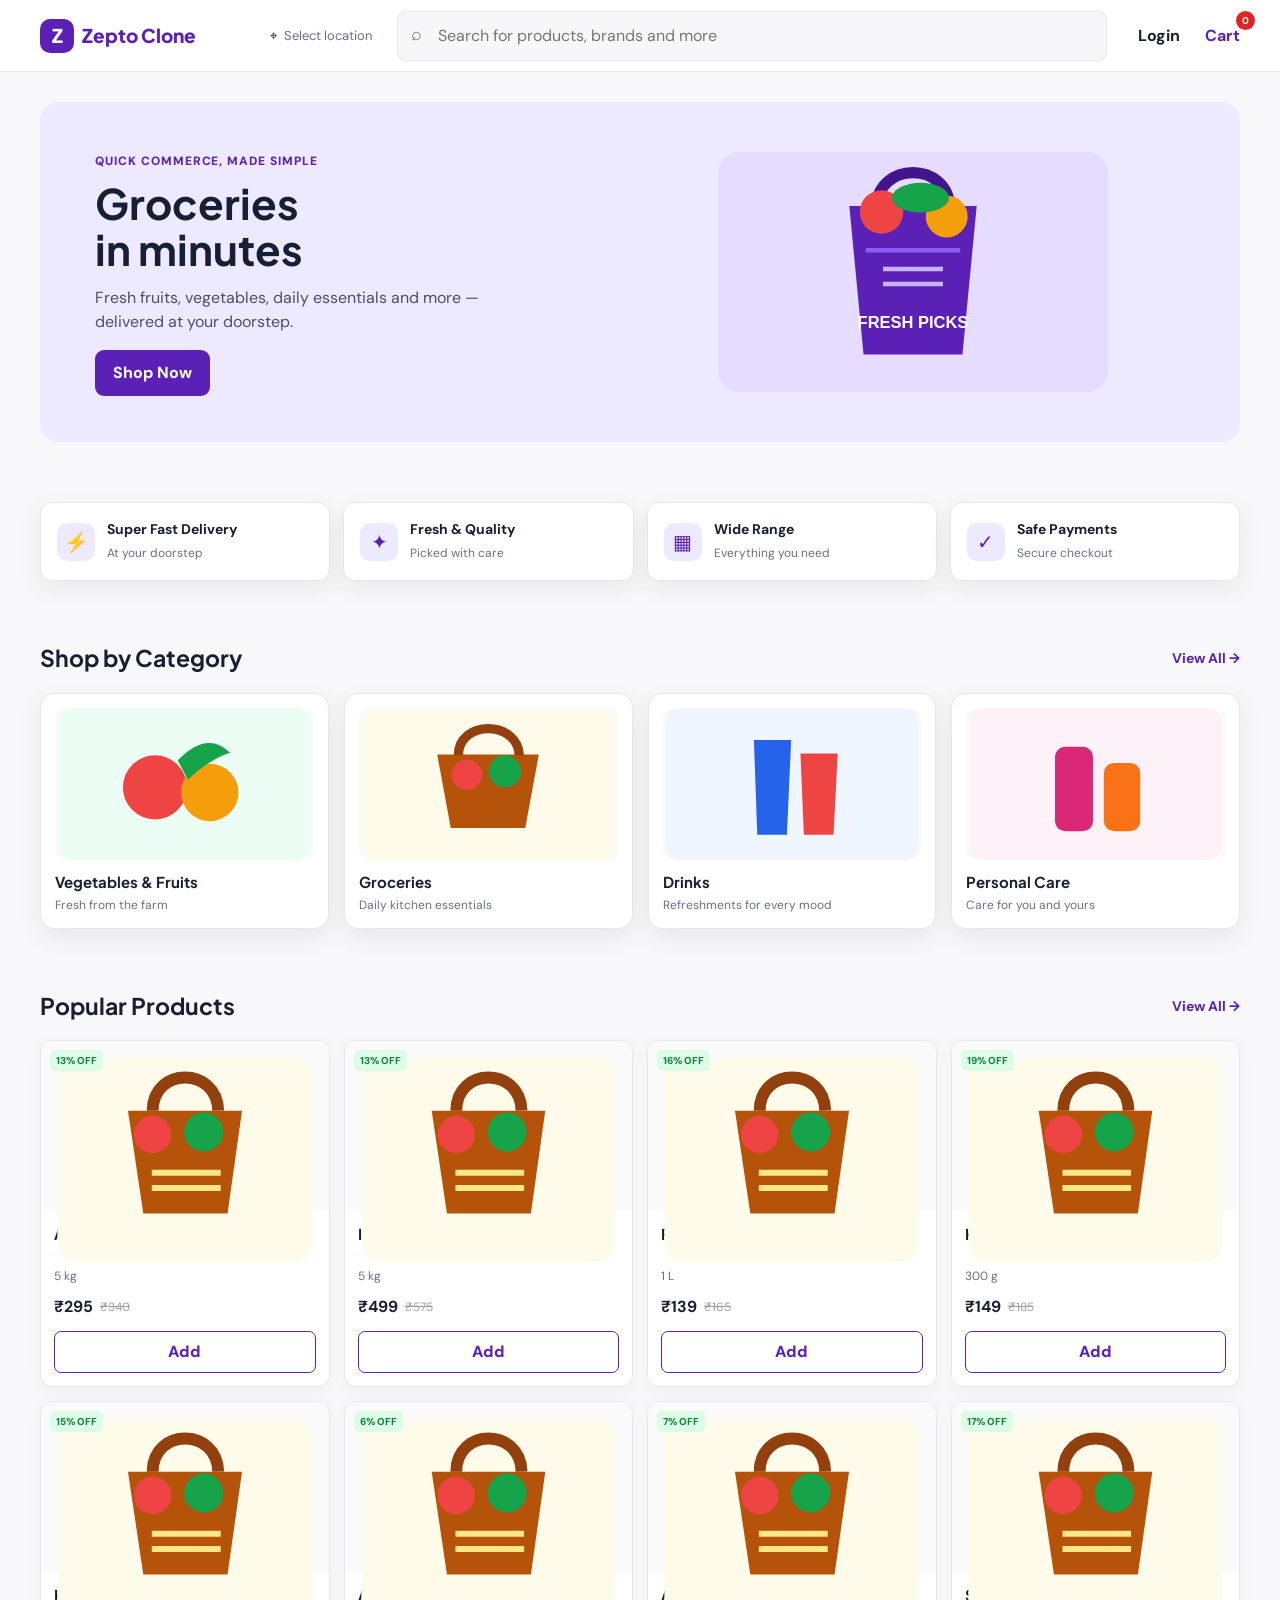
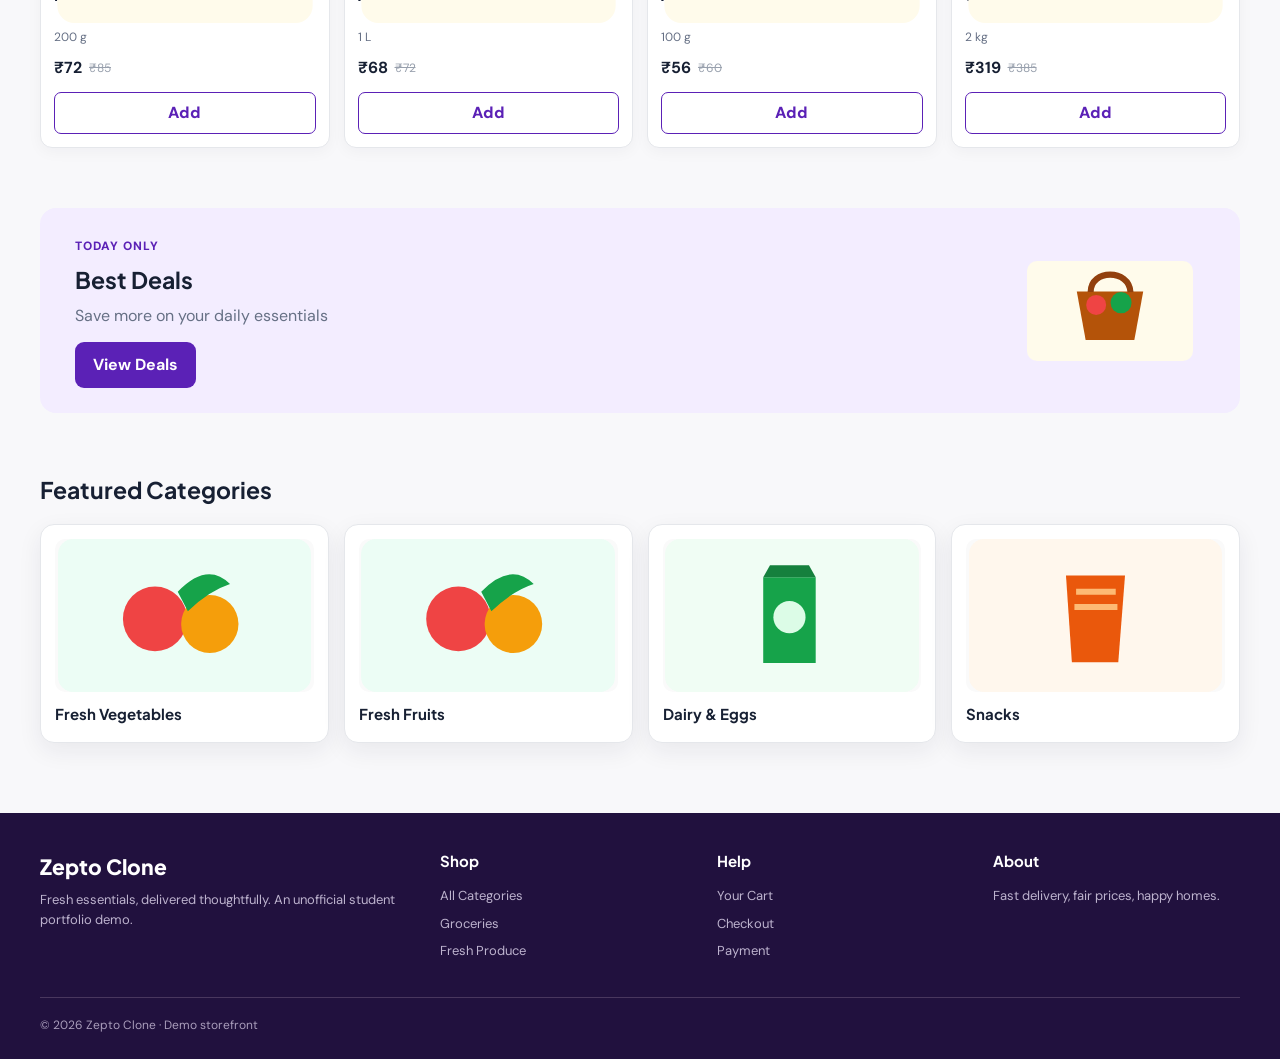
<file: index.html>
<!doctype html>
<html lang="en"><head><meta charset="utf-8"><meta name="viewport" content="width=device-width,initial-scale=1"><title>Zepto Clone | Groceries in minutes</title><link rel="stylesheet" href="css/style.css"><link rel="stylesheet" href="css/navbar.css"><link rel="stylesheet" href="css/product.css"><link rel="stylesheet" href="css/responsive.css"></head>
<body>
<header class="navbar"><div class="container nav-inner"><a class="brand" href="index.html"><span class="brand-mark">Z</span><span>Zepto Clone</span></a><button class="location-button" data-location-button type="button">⌖ <span data-location-label>Select location</span></button><div class="search-wrap"><span class="search-icon">⌕</span><input data-search-input type="search" placeholder="Search for products, brands and more" aria-label="Search products"></div><div class="nav-actions"><button class="login-button" data-login-button type="button"><span data-login-label>Login</span></button><a class="cart-link" href="pages/cart.html">Cart <span class="cart-count" data-cart-count hidden>0</span></a></div></div></header>
<main class="container"><section class="section"><div class="hero"><div><span class="eyebrow">Quick commerce, made simple</span><h1>Groceries<br>in minutes</h1><p>Fresh fruits, vegetables, daily essentials and more — delivered at your doorstep.</p><a class="button" href="#categories">Shop Now</a></div><div class="hero-visual"><img src="assets/banners/hero-banner.svg" alt="Grocery delivery bag filled with fresh produce"></div></div></section>
<section class="section"><div class="benefit-grid"><div class="benefit"><div class="benefit-icon">⚡</div><div><strong>Super Fast Delivery</strong><span>At your doorstep</span></div></div><div class="benefit"><div class="benefit-icon">✦</div><div><strong>Fresh &amp; Quality</strong><span>Picked with care</span></div></div><div class="benefit"><div class="benefit-icon">▦</div><div><strong>Wide Range</strong><span>Everything you need</span></div></div><div class="benefit"><div class="benefit-icon">✓</div><div><strong>Safe Payments</strong><span>Secure checkout</span></div></div></div></section>
<section class="section" id="categories"><div class="section-heading"><h2>Shop by Category</h2><a class="view-all" href="pages/category.html">View All →</a></div><div class="category-grid"><a class="category-card" href="pages/vegetables-fruits.html"><img src="assets/categories/fruits-vegetables.svg" alt="Vegetables and fruits"><h3>Vegetables &amp; Fruits</h3><p>Fresh from the farm</p></a><a class="category-card" href="pages/grocery.html"><img src="assets/categories/grocery.svg" alt="Groceries"><h3>Groceries</h3><p>Daily kitchen essentials</p></a><a class="category-card" href="pages/drinks.html"><img src="assets/categories/drinks.svg" alt="Drinks"><h3>Drinks</h3><p>Refreshments for every mood</p></a><a class="category-card" href="pages/personal-care.html"><img src="assets/categories/personal-care.svg" alt="Personal care"><h3>Personal Care</h3><p>Care for you and yours</p></a></div></section>
<section class="section"><div class="section-heading"><h2>Popular Products</h2><a class="view-all" href="pages/category.html">View All →</a></div><div class="product-grid" data-featured-products></div></section>
<section class="section"><div class="deal-banner"><div><span class="eyebrow">Today only</span><h2>Best Deals</h2><p>Save more on your daily essentials</p><a class="button" href="pages/grocery.html">View Deals</a></div><img src="assets/categories/grocery.svg" alt="Grocery basket"></div></section>
<section class="section"><div class="section-heading"><h2>Featured Categories</h2></div><div class="category-grid"><a class="category-card" href="pages/vegetables-fruits.html"><img src="assets/categories/fruits-vegetables.svg" alt="Fresh vegetables"><h3>Fresh Vegetables</h3></a><a class="category-card" href="pages/vegetables-fruits.html"><img src="assets/categories/fruits-vegetables.svg" alt="Fresh fruits"><h3>Fresh Fruits</h3></a><a class="category-card" href="pages/grocery.html"><img src="assets/categories/dairy-breakfast.svg" alt="Dairy and eggs"><h3>Dairy &amp; Eggs</h3></a><a class="category-card" href="pages/grocery.html"><img src="assets/categories/snacks.svg" alt="Snacks"><h3>Snacks</h3></a></div></section></main>
<footer class="footer"><div class="container footer-grid"><div><div class="footer-brand">Zepto Clone</div><p>Fresh essentials, delivered thoughtfully. An unofficial student portfolio demo.</p></div><div><h3>Shop</h3><a href="pages/category.html">All Categories</a><a href="pages/grocery.html">Groceries</a><a href="pages/vegetables-fruits.html">Fresh Produce</a></div><div><h3>Help</h3><a href="pages/cart.html">Your Cart</a><a href="pages/address.html">Checkout</a><a href="pages/payment.html">Payment</a></div><div><h3>About</h3><p>Fast delivery, fair prices, happy homes.</p></div></div><div class="container footer-bottom">© 2026 Zepto Clone · Demo storefront</div></footer>
<script src="js/products.js"></script><script src="js/cart.js"></script><script src="js/search.js"></script><script src="js/app.js"></script></body></html>
</file>
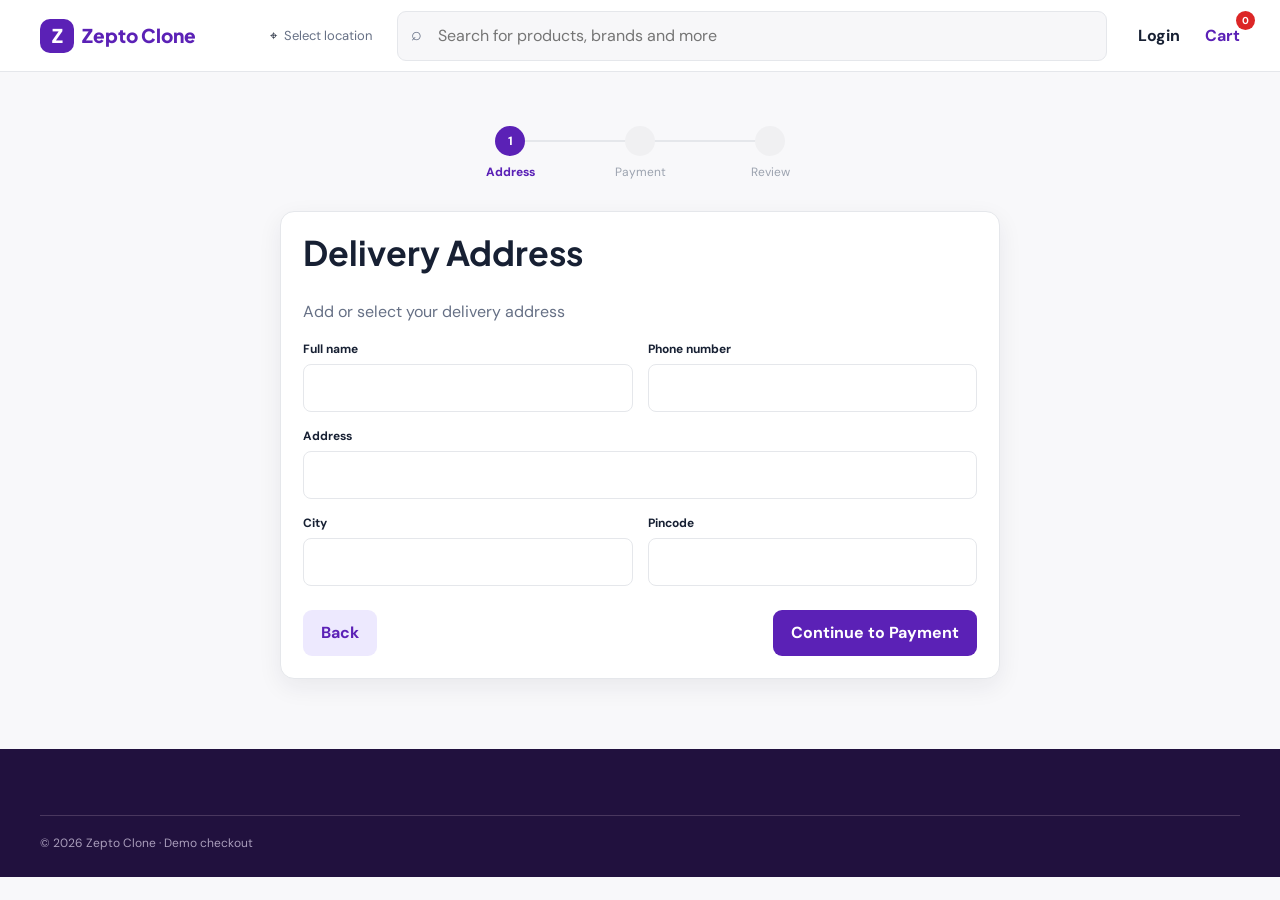
<file: pages/address.html>
<!doctype html><html lang="en"><head><meta charset="utf-8"><meta name="viewport" content="width=device-width,initial-scale=1"><title>Delivery Address | Zepto Clone</title><link rel="stylesheet" href="../css/style.css"><link rel="stylesheet" href="../css/navbar.css"><link rel="stylesheet" href="../css/cart.css"><link rel="stylesheet" href="../css/responsive.css"></head><body data-asset-prefix="../"><header class="navbar"><div class="container nav-inner"><a class="brand" href="../index.html"><span class="brand-mark">Z</span><span>Zepto Clone</span></a><button class="location-button" data-location-button type="button">⌖ <span data-location-label>Select location</span></button><div class="search-wrap"><span class="search-icon">⌕</span><input data-search-input type="search" placeholder="Search for products, brands and more"></div><div class="nav-actions"><button class="login-button" data-login-button type="button"><span data-login-label>Login</span></button><a class="cart-link" href="cart.html">Cart <span class="cart-count" data-cart-count hidden>0</span></a></div></div></header><main class="container"><section class="section checkout-card"><div class="progress"><div class="step active">Address</div><div class="step">Payment</div><div class="step">Review</div></div><div class="panel"><h1>Delivery Address</h1><p class="muted">Add or select your delivery address</p><form id="addressForm"><div class="form-grid"><div class="form-field"><label for="name">Full name</label><input id="name" name="name" required></div><div class="form-field"><label for="phone">Phone number</label><input id="phone" name="phone" type="tel" required></div><div class="form-field full"><label for="address">Address</label><input id="address" name="address" required></div><div class="form-field"><label for="city">City</label><input id="city" name="city" required></div><div class="form-field"><label for="pincode">Pincode</label><input id="pincode" name="pincode" inputmode="numeric" required></div></div><div class="checkout-actions"><a class="button secondary" href="cart.html">Back</a><button class="button" type="submit">Continue to Payment</button></div></form></div></section></main><footer class="footer"><div class="container footer-bottom">© 2026 Zepto Clone · Demo checkout</div></footer><script src="../js/products.js"></script><script src="../js/cart.js"></script><script src="../js/search.js"></script><script src="../js/app.js"></script></body></html>
</file>
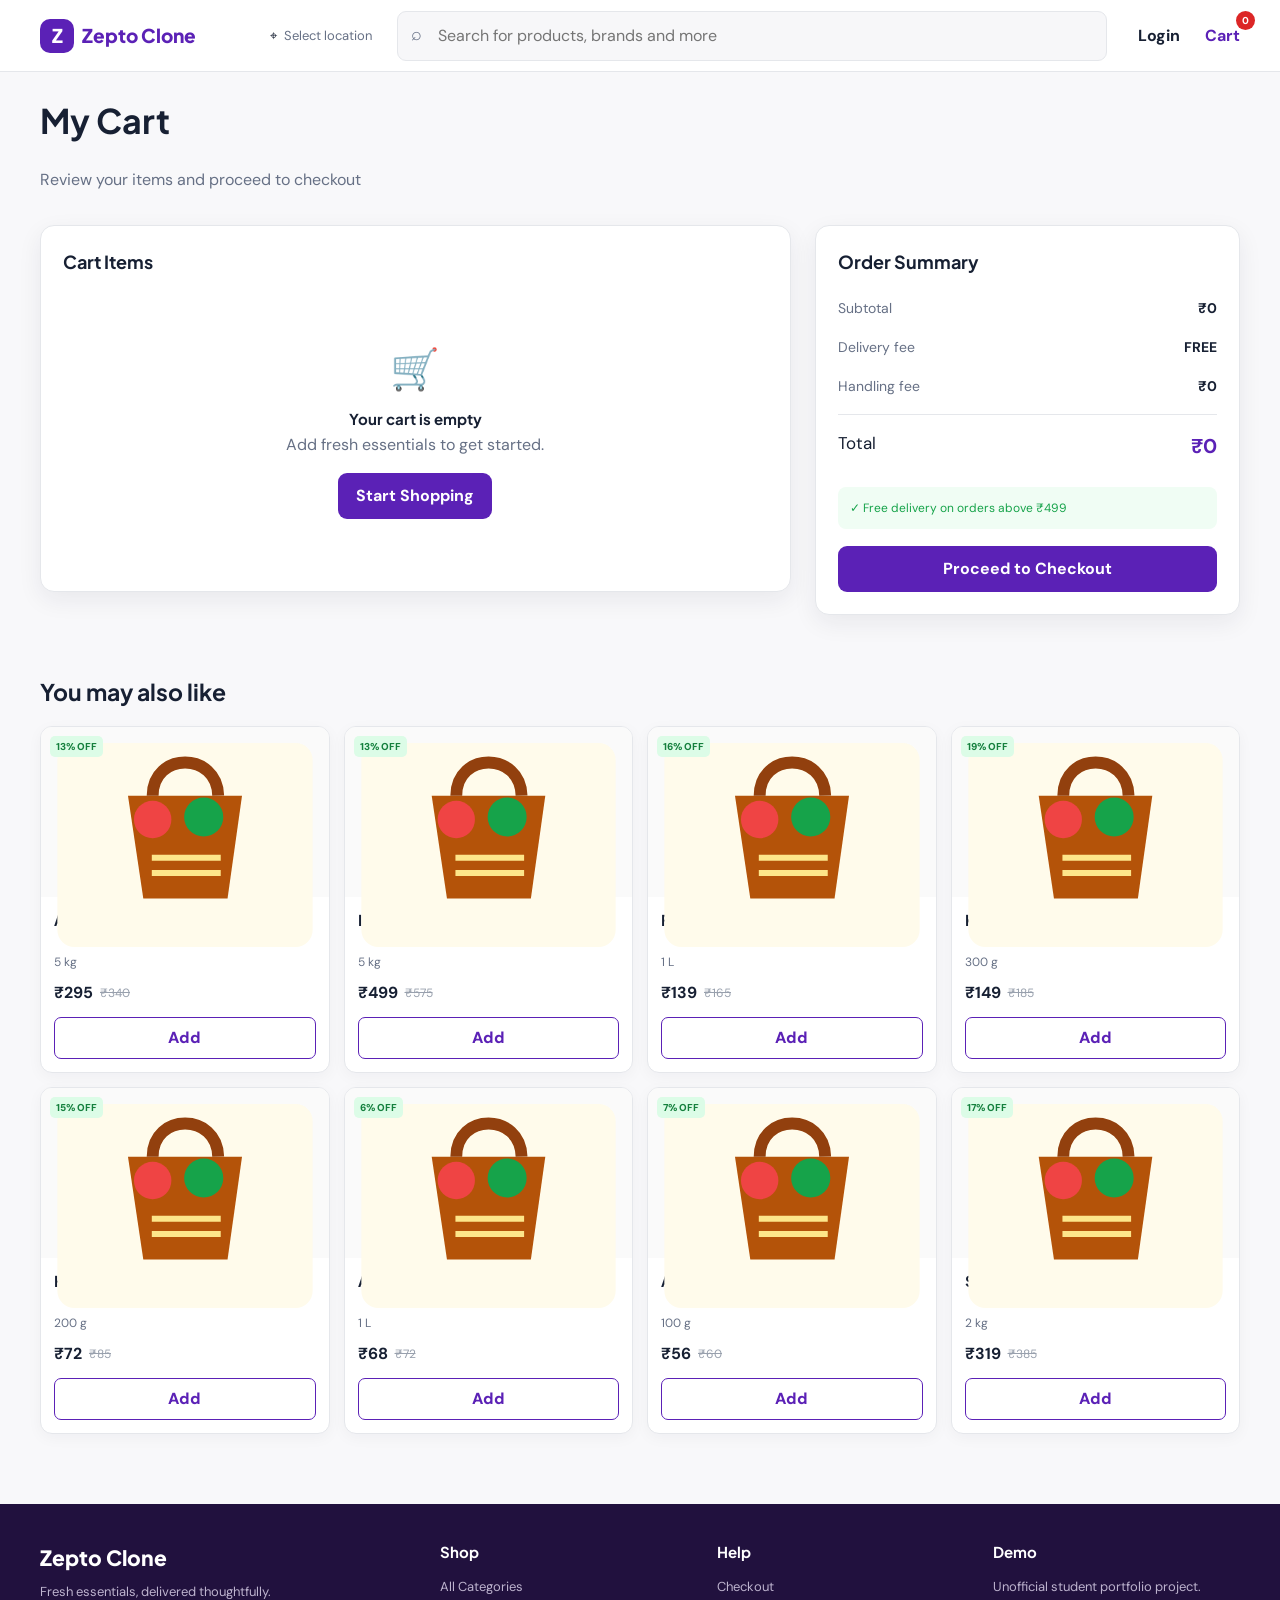
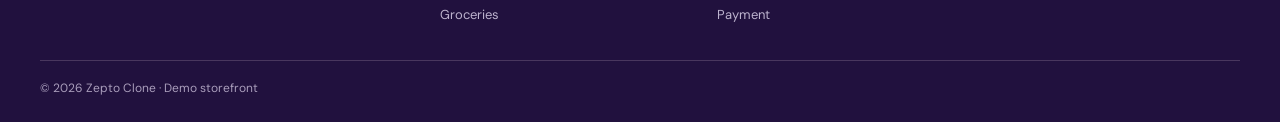
<file: pages/cart.html>
<!doctype html><html lang="en"><head><meta charset="utf-8"><meta name="viewport" content="width=device-width,initial-scale=1"><title>Cart | Zepto Clone</title><link rel="stylesheet" href="../css/style.css"><link rel="stylesheet" href="../css/navbar.css"><link rel="stylesheet" href="../css/product.css"><link rel="stylesheet" href="../css/cart.css"><link rel="stylesheet" href="../css/responsive.css"></head><body data-asset-prefix="../"><header class="navbar"><div class="container nav-inner"><a class="brand" href="../index.html"><span class="brand-mark">Z</span><span>Zepto Clone</span></a><button class="location-button" data-location-button type="button">⌖ <span data-location-label>Select location</span></button><div class="search-wrap"><span class="search-icon">⌕</span><input data-search-input type="search" placeholder="Search for products, brands and more"></div><div class="nav-actions"><button class="login-button" data-login-button type="button"><span data-login-label>Login</span></button><a class="cart-link" href="cart.html">Cart <span class="cart-count" data-cart-count hidden>0</span></a></div></div></header><main class="container"><section class="section"><div class="section-heading"><div><h1>My Cart</h1><p class="muted">Review your items and proceed to checkout</p></div></div><div class="cart-layout"><section class="panel"><div class="panel-heading"><h2>Cart Items</h2><span class="muted" data-cart-count>0 items</span></div><div id="cartItems"></div></section><aside class="panel"><div class="panel-heading"><h2>Order Summary</h2></div><div class="summary-lines" data-order-summary></div><div class="delivery-note">✓ Free delivery on orders above ₹499</div><a class="button" data-checkout href="address.html" style="width:100%">Proceed to Checkout</a></aside></div></section><section class="section"><div class="section-heading"><h2>You may also like</h2></div><div class="product-grid" data-featured-products></div></section></main><footer class="footer"><div class="container footer-grid"><div><div class="footer-brand">Zepto Clone</div><p>Fresh essentials, delivered thoughtfully.</p></div><div><h3>Shop</h3><a href="category.html">All Categories</a><a href="grocery.html">Groceries</a></div><div><h3>Help</h3><a href="address.html">Checkout</a><a href="payment.html">Payment</a></div><div><h3>Demo</h3><p>Unofficial student portfolio project.</p></div></div><div class="container footer-bottom">© 2026 Zepto Clone · Demo storefront</div></footer><script src="../js/products.js"></script><script src="../js/cart.js"></script><script src="../js/search.js"></script><script src="../js/app.js"></script></body></html>
</file>
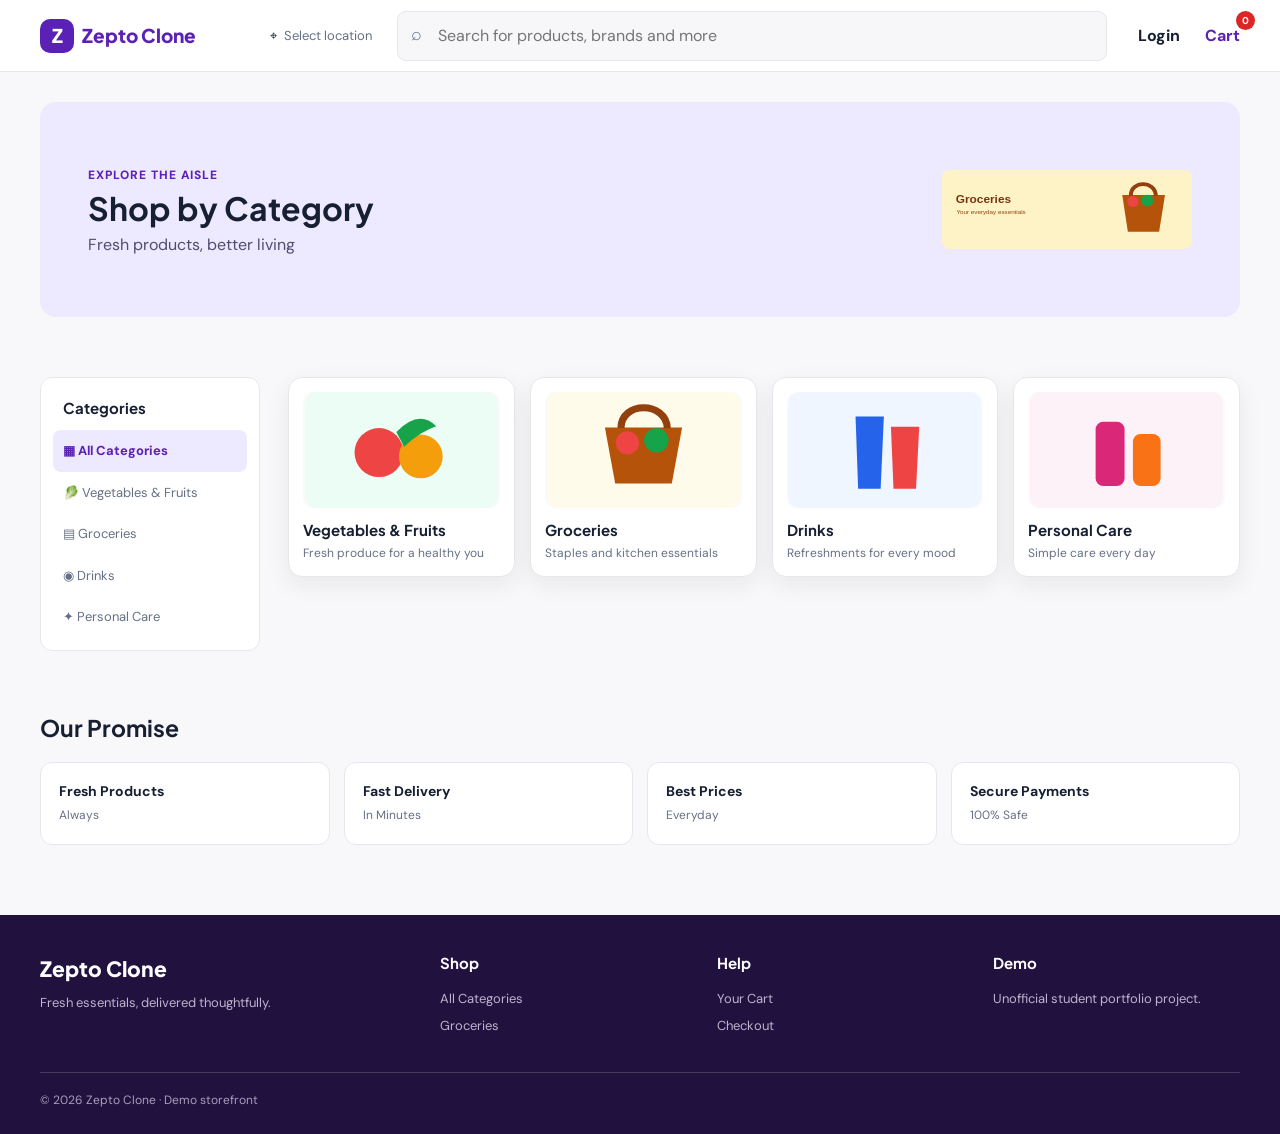
<file: pages/category.html>
<!doctype html><html lang="en"><head><meta charset="utf-8"><meta name="viewport" content="width=device-width,initial-scale=1"><title>Shop by Category | Zepto Clone</title><link rel="stylesheet" href="../css/style.css"><link rel="stylesheet" href="../css/navbar.css"><link rel="stylesheet" href="../css/category.css"><link rel="stylesheet" href="../css/product.css"><link rel="stylesheet" href="../css/responsive.css"></head><body data-asset-prefix="../"><header class="navbar"><div class="container nav-inner"><a class="brand" href="../index.html"><span class="brand-mark">Z</span><span>Zepto Clone</span></a><button class="location-button" data-location-button type="button">⌖ <span data-location-label>Select location</span></button><div class="search-wrap"><span class="search-icon">⌕</span><input data-search-input type="search" placeholder="Search for products, brands and more"></div><div class="nav-actions"><button class="login-button" data-login-button type="button"><span data-login-label>Login</span></button><a class="cart-link" href="cart.html">Cart <span class="cart-count" data-cart-count hidden>0</span></a></div></div></header><main class="container"><div class="section"><div class="page-banner"><div><span class="eyebrow">Explore the aisle</span><h1>Shop by Category</h1><p>Fresh products, better living</p></div><img src="../assets/banners/grocery-banner.svg" alt="Grocery basket"></div></div><div class="category-layout section"><aside class="side-panel"><h3>Categories</h3><a class="side-link active" href="category.html">▦ All Categories</a><a class="side-link" href="vegetables-fruits.html">🥬 Vegetables &amp; Fruits</a><a class="side-link" href="grocery.html">▤ Groceries</a><a class="side-link" href="drinks.html">◉ Drinks</a><a class="side-link" href="personal-care.html">✦ Personal Care</a></aside><div><div class="category-grid"><a class="category-card" href="vegetables-fruits.html"><img src="../assets/categories/fruits-vegetables.svg" alt="Vegetables and fruits"><h3>Vegetables &amp; Fruits</h3><p>Fresh produce for a healthy you</p></a><a class="category-card" href="grocery.html"><img src="../assets/categories/grocery.svg" alt="Groceries"><h3>Groceries</h3><p>Staples and kitchen essentials</p></a><a class="category-card" href="drinks.html"><img src="../assets/categories/drinks.svg" alt="Drinks"><h3>Drinks</h3><p>Refreshments for every mood</p></a><a class="category-card" href="personal-care.html"><img src="../assets/categories/personal-care.svg" alt="Personal care"><h3>Personal Care</h3><p>Simple care every day</p></a></div></div></div><section class="section"><div class="section-heading"><h2>Our Promise</h2></div><div class="promise-grid"><div class="promise"><strong>Fresh Products</strong><span>Always</span></div><div class="promise"><strong>Fast Delivery</strong><span>In Minutes</span></div><div class="promise"><strong>Best Prices</strong><span>Everyday</span></div><div class="promise"><strong>Secure Payments</strong><span>100% Safe</span></div></div></section></main><footer class="footer"><div class="container footer-grid"><div><div class="footer-brand">Zepto Clone</div><p>Fresh essentials, delivered thoughtfully.</p></div><div><h3>Shop</h3><a href="category.html">All Categories</a><a href="grocery.html">Groceries</a></div><div><h3>Help</h3><a href="cart.html">Your Cart</a><a href="address.html">Checkout</a></div><div><h3>Demo</h3><p>Unofficial student portfolio project.</p></div></div><div class="container footer-bottom">© 2026 Zepto Clone · Demo storefront</div></footer><script src="../js/products.js"></script><script src="../js/cart.js"></script><script src="../js/search.js"></script><script src="../js/app.js"></script></body></html>
</file>
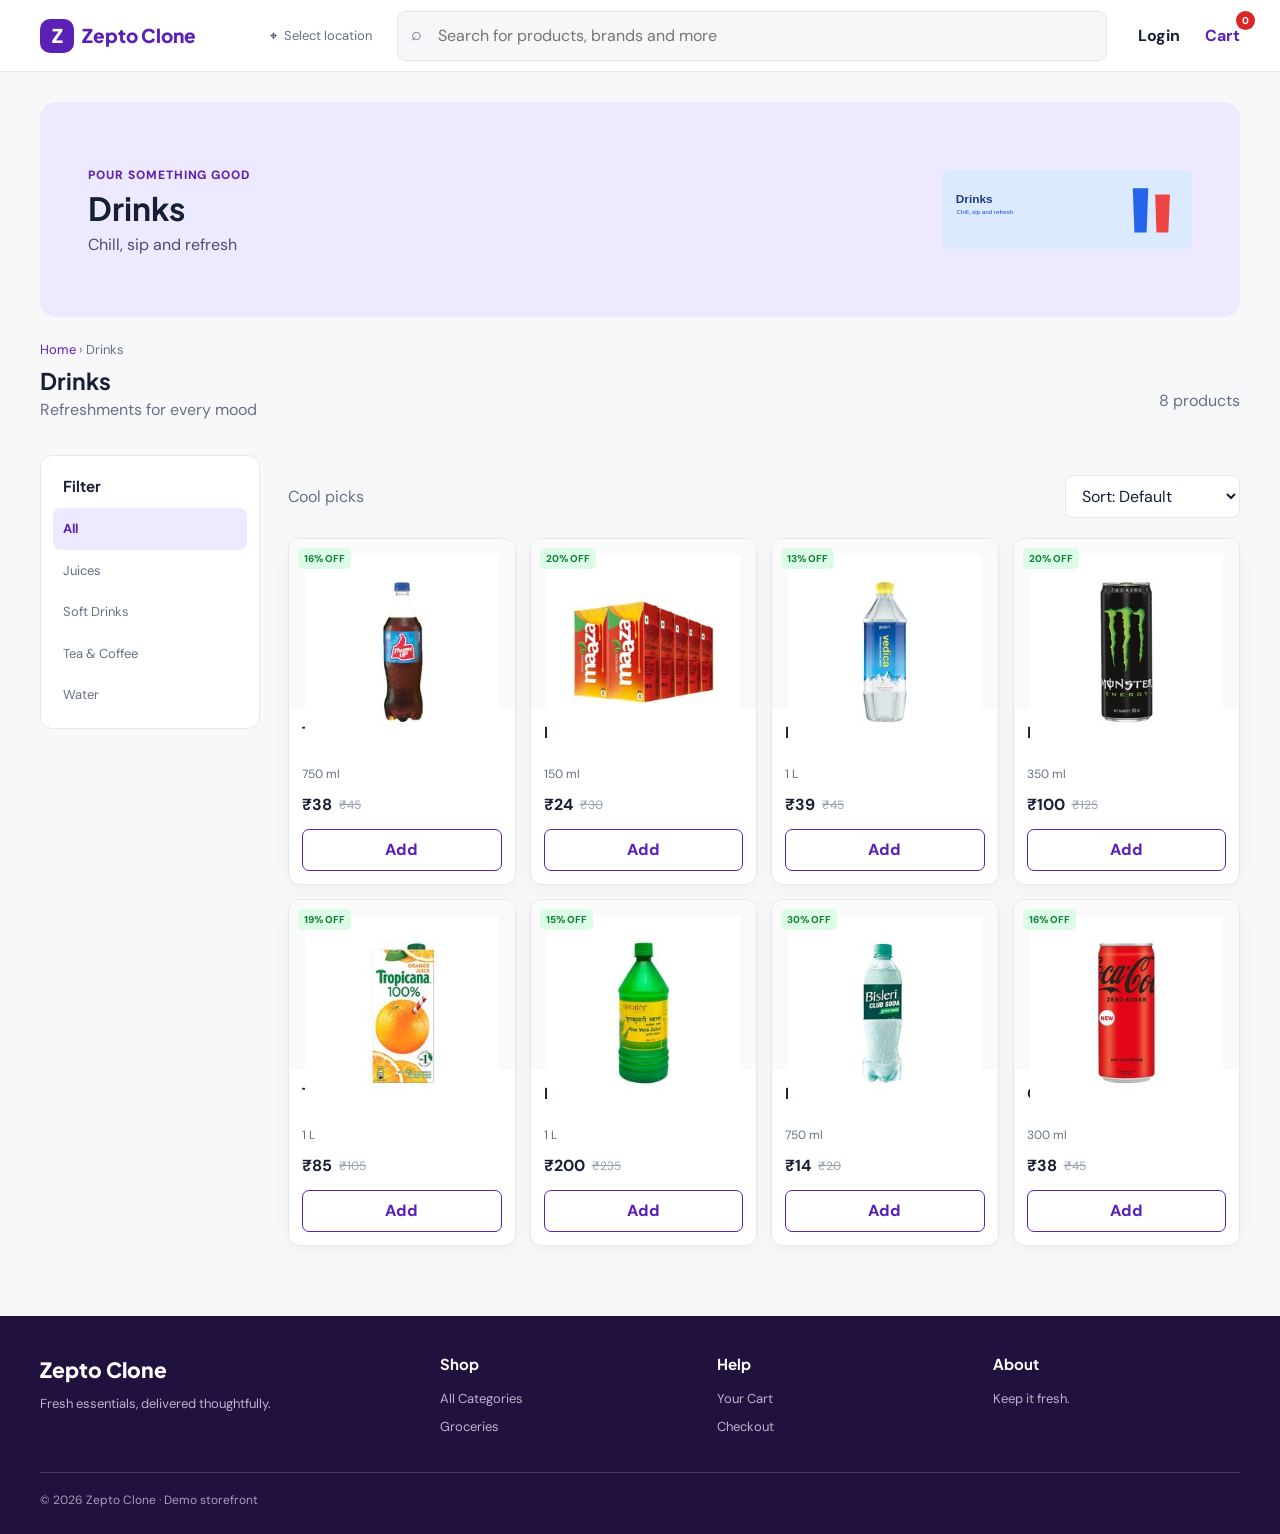
<file: pages/drinks.html>
<!doctype html><html lang="en"><head><meta charset="utf-8"><meta name="viewport" content="width=device-width,initial-scale=1"><title>Drinks | Zepto Clone</title><link rel="stylesheet" href="../css/style.css"><link rel="stylesheet" href="../css/navbar.css"><link rel="stylesheet" href="../css/category.css"><link rel="stylesheet" href="../css/product.css"><link rel="stylesheet" href="../css/responsive.css"></head><body data-asset-prefix="../"><header class="navbar"><div class="container nav-inner"><a class="brand" href="../index.html"><span class="brand-mark">Z</span><span>Zepto Clone</span></a><button class="location-button" data-location-button type="button">⌖ <span data-location-label>Select location</span></button><div class="search-wrap"><span class="search-icon">⌕</span><input data-search-input type="search" placeholder="Search for products, brands and more"></div><div class="nav-actions"><button class="login-button" data-login-button type="button"><span data-login-label>Login</span></button><a class="cart-link" href="cart.html">Cart <span class="cart-count" data-cart-count hidden>0</span></a></div></div></header><main class="container"><div class="section"><div class="page-banner"><div><span class="eyebrow">Pour something good</span><h1>Drinks</h1><p>Chill, sip and refresh</p></div><img src="../assets/banners/drinks-banner.svg" alt="Refreshing drinks"></div><div class="breadcrumb"><a href="../index.html">Home</a> <span>›</span> Drinks</div><div class="section-heading"><div><h2>Drinks</h2><p class="muted">Refreshments for every mood</p></div><span class="muted" data-result-count>8 products</span></div><div class="category-layout"><aside class="side-panel"><h3>Filter</h3><a class="side-link active" href="drinks.html">All</a><a class="side-link" href="#">Juices</a><a class="side-link" href="#">Soft Drinks</a><a class="side-link" href="#">Tea &amp; Coffee</a><a class="side-link" href="#">Water</a></aside><div><div class="listing-toolbar"><span class="muted">Cool picks</span><select class="sort-select" data-sort-select aria-label="Sort products"><option value="default">Sort: Default</option><option value="price-low">Price: Low to High</option><option value="price-high">Price: High to Low</option><option value="name">Name</option><option value="discount">Discount</option></select></div><div class="product-grid" data-product-list data-category="drinks"></div></div></div></div></main><footer class="footer"><div class="container footer-grid"><div><div class="footer-brand">Zepto Clone</div><p>Fresh essentials, delivered thoughtfully.</p></div><div><h3>Shop</h3><a href="category.html">All Categories</a><a href="grocery.html">Groceries</a></div><div><h3>Help</h3><a href="cart.html">Your Cart</a><a href="address.html">Checkout</a></div><div><h3>About</h3><p>Keep it fresh.</p></div></div><div class="container footer-bottom">© 2026 Zepto Clone · Demo storefront</div></footer><script src="../js/products.js"></script><script src="../js/cart.js"></script><script src="../js/search.js"></script><script src="../js/app.js"></script></body></html>
</file>
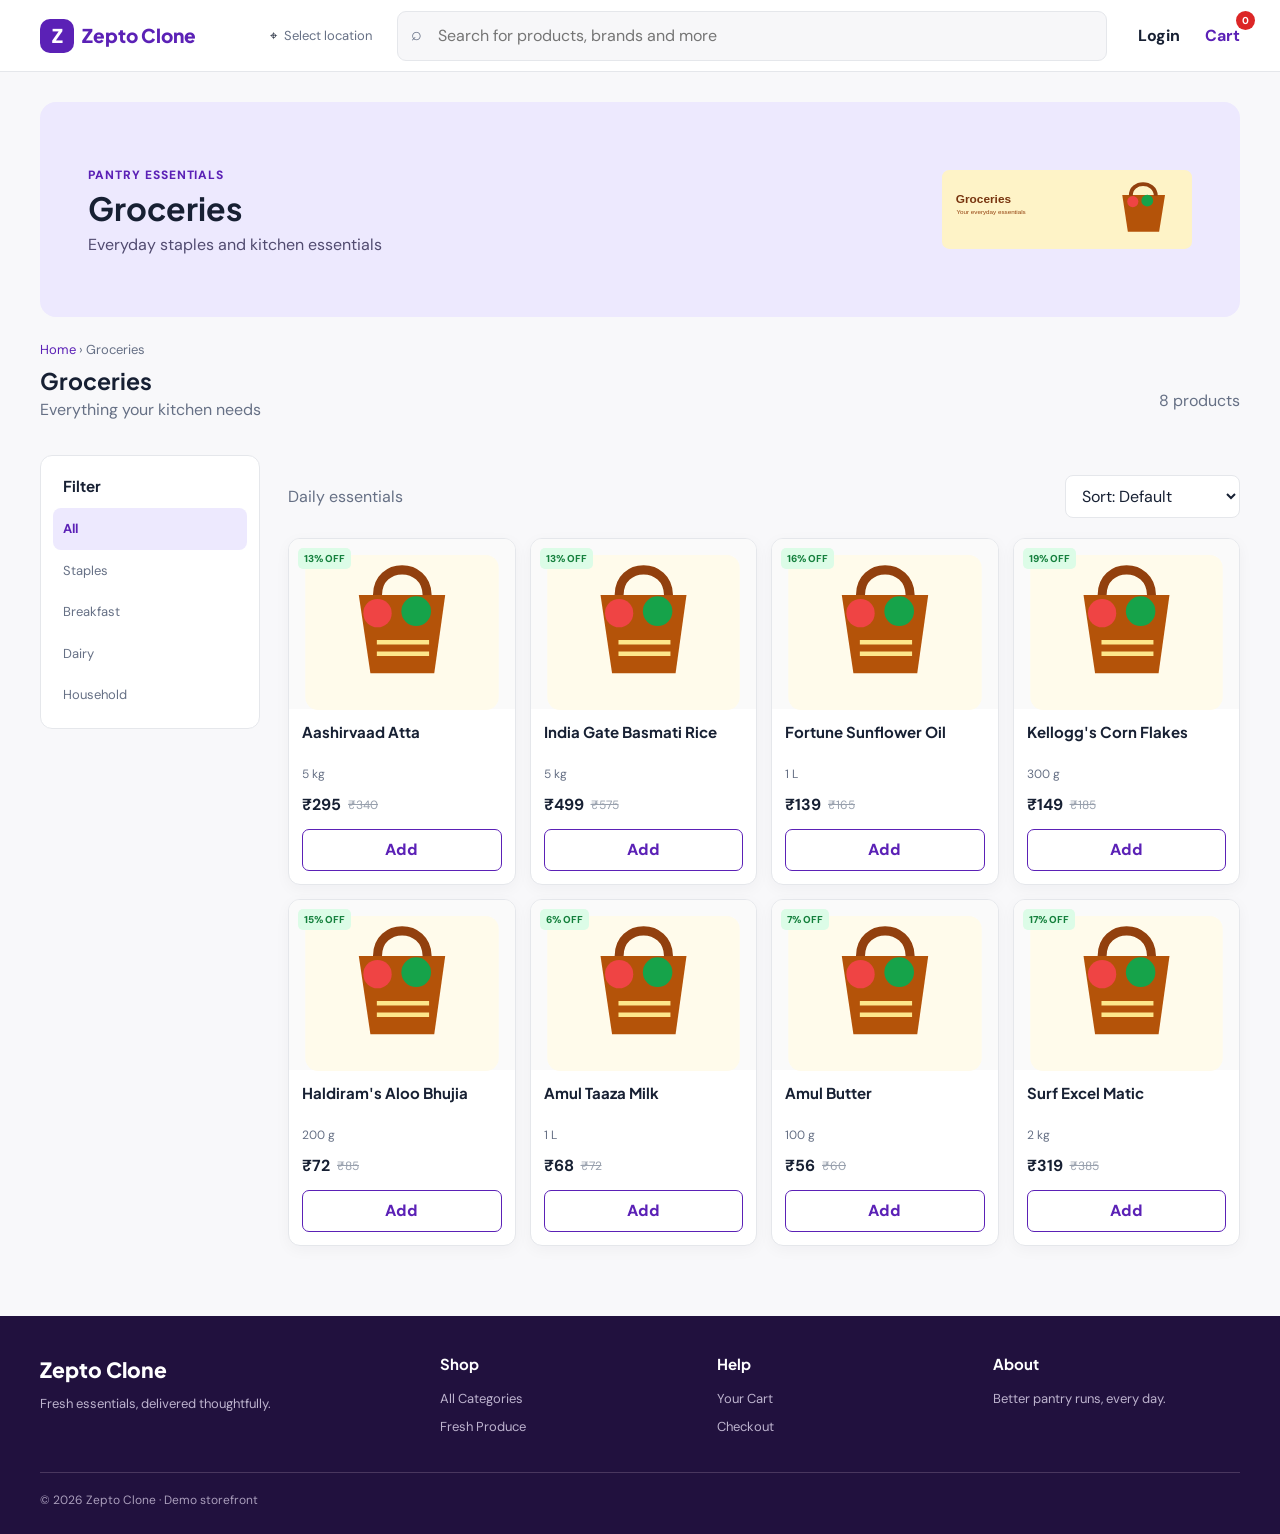
<file: pages/grocery.html>
<!doctype html><html lang="en"><head><meta charset="utf-8"><meta name="viewport" content="width=device-width,initial-scale=1"><title>Groceries | Zepto Clone</title><link rel="stylesheet" href="../css/style.css"><link rel="stylesheet" href="../css/navbar.css"><link rel="stylesheet" href="../css/category.css"><link rel="stylesheet" href="../css/product.css"><link rel="stylesheet" href="../css/responsive.css"></head><body data-asset-prefix="../"><header class="navbar"><div class="container nav-inner"><a class="brand" href="../index.html"><span class="brand-mark">Z</span><span>Zepto Clone</span></a><button class="location-button" data-location-button type="button">⌖ <span data-location-label>Select location</span></button><div class="search-wrap"><span class="search-icon">⌕</span><input data-search-input type="search" placeholder="Search for products, brands and more"></div><div class="nav-actions"><button class="login-button" data-login-button type="button"><span data-login-label>Login</span></button><a class="cart-link" href="cart.html">Cart <span class="cart-count" data-cart-count hidden>0</span></a></div></div></header><main class="container"><div class="section"><div class="page-banner"><div><span class="eyebrow">Pantry essentials</span><h1>Groceries</h1><p>Everyday staples and kitchen essentials</p></div><img src="../assets/banners/grocery-banner.svg" alt="Grocery basket"></div><div class="breadcrumb"><a href="../index.html">Home</a> <span>›</span> Groceries</div><div class="section-heading"><div><h2>Groceries</h2><p class="muted">Everything your kitchen needs</p></div><span class="muted" data-result-count>8 products</span></div><div class="category-layout"><aside class="side-panel"><h3>Filter</h3><a class="side-link active" href="grocery.html">All</a><a class="side-link" href="#">Staples</a><a class="side-link" href="#">Breakfast</a><a class="side-link" href="#">Dairy</a><a class="side-link" href="#">Household</a></aside><div><div class="listing-toolbar"><span class="muted">Daily essentials</span><select class="sort-select" data-sort-select aria-label="Sort products"><option value="default">Sort: Default</option><option value="price-low">Price: Low to High</option><option value="price-high">Price: High to Low</option><option value="name">Name</option><option value="discount">Discount</option></select></div><div class="product-grid" data-product-list data-category="grocery"></div></div></div></div></main><footer class="footer"><div class="container footer-grid"><div><div class="footer-brand">Zepto Clone</div><p>Fresh essentials, delivered thoughtfully.</p></div><div><h3>Shop</h3><a href="category.html">All Categories</a><a href="vegetables-fruits.html">Fresh Produce</a></div><div><h3>Help</h3><a href="cart.html">Your Cart</a><a href="address.html">Checkout</a></div><div><h3>About</h3><p>Better pantry runs, every day.</p></div></div><div class="container footer-bottom">© 2026 Zepto Clone · Demo storefront</div></footer><script src="../js/products.js"></script><script src="../js/cart.js"></script><script src="../js/search.js"></script><script src="../js/app.js"></script></body></html>
</file>
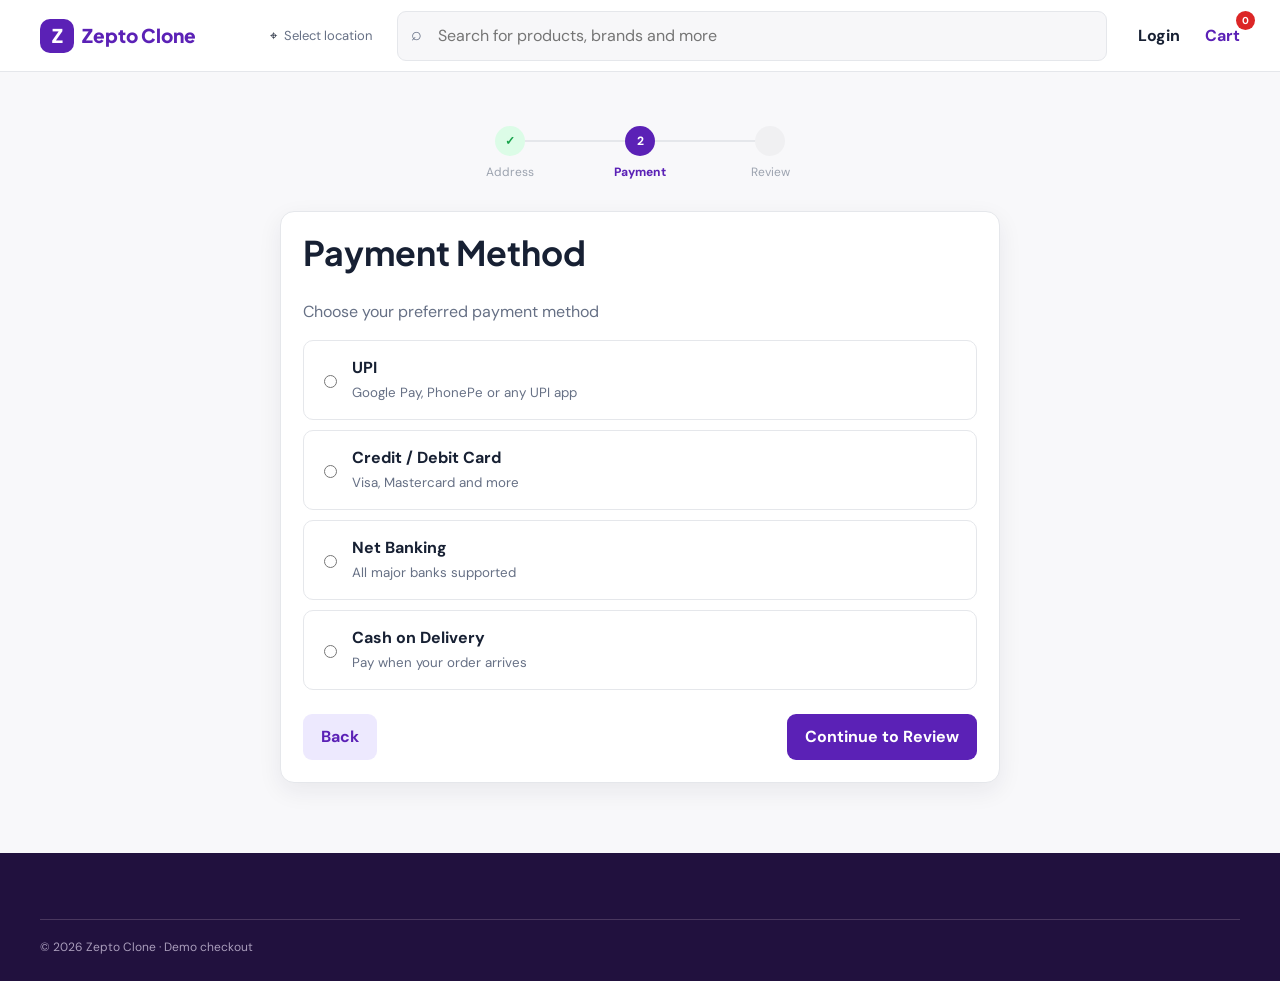
<file: pages/payment.html>
<!doctype html><html lang="en"><head><meta charset="utf-8"><meta name="viewport" content="width=device-width,initial-scale=1"><title>Payment | Zepto Clone</title><link rel="stylesheet" href="../css/style.css"><link rel="stylesheet" href="../css/navbar.css"><link rel="stylesheet" href="../css/cart.css"><link rel="stylesheet" href="../css/responsive.css"></head><body data-asset-prefix="../"><header class="navbar"><div class="container nav-inner"><a class="brand" href="../index.html"><span class="brand-mark">Z</span><span>Zepto Clone</span></a><button class="location-button" data-location-button type="button">⌖ <span data-location-label>Select location</span></button><div class="search-wrap"><span class="search-icon">⌕</span><input data-search-input type="search" placeholder="Search for products, brands and more"></div><div class="nav-actions"><button class="login-button" data-login-button type="button"><span data-login-label>Login</span></button><a class="cart-link" href="cart.html">Cart <span class="cart-count" data-cart-count hidden>0</span></a></div></div></header><main class="container"><section class="section checkout-card"><div class="progress"><div class="step done">Address</div><div class="step active">Payment</div><div class="step">Review</div></div><div class="panel"><h1>Payment Method</h1><p class="muted">Choose your preferred payment method</p><form id="paymentForm"><div class="payment-options"><label class="payment-option"><input type="radio" name="paymentMethod" value="UPI" required> <span><strong>UPI</strong><br><small class="muted">Google Pay, PhonePe or any UPI app</small></span></label><label class="payment-option"><input type="radio" name="paymentMethod" value="Credit / Debit Card"> <span><strong>Credit / Debit Card</strong><br><small class="muted">Visa, Mastercard and more</small></span></label><label class="payment-option"><input type="radio" name="paymentMethod" value="Net Banking"> <span><strong>Net Banking</strong><br><small class="muted">All major banks supported</small></span></label><label class="payment-option"><input type="radio" name="paymentMethod" value="Cash on Delivery"> <span><strong>Cash on Delivery</strong><br><small class="muted">Pay when your order arrives</small></span></label></div><div class="checkout-actions"><a class="button secondary" href="address.html">Back</a><button class="button" type="submit">Continue to Review</button></div></form></div></section></main><div class="modal" id="successModal" hidden><div class="modal-card"><strong>Order placed successfully</strong><p class="muted">Your demo order <span id="orderId">is on its way</span>.</p><a class="button" href="../index.html">Continue Shopping</a></div></div><footer class="footer"><div class="container footer-bottom">© 2026 Zepto Clone · Demo checkout</div></footer><script src="../js/products.js"></script><script src="../js/cart.js"></script><script src="../js/search.js"></script><script src="../js/app.js"></script></body></html>
</file>
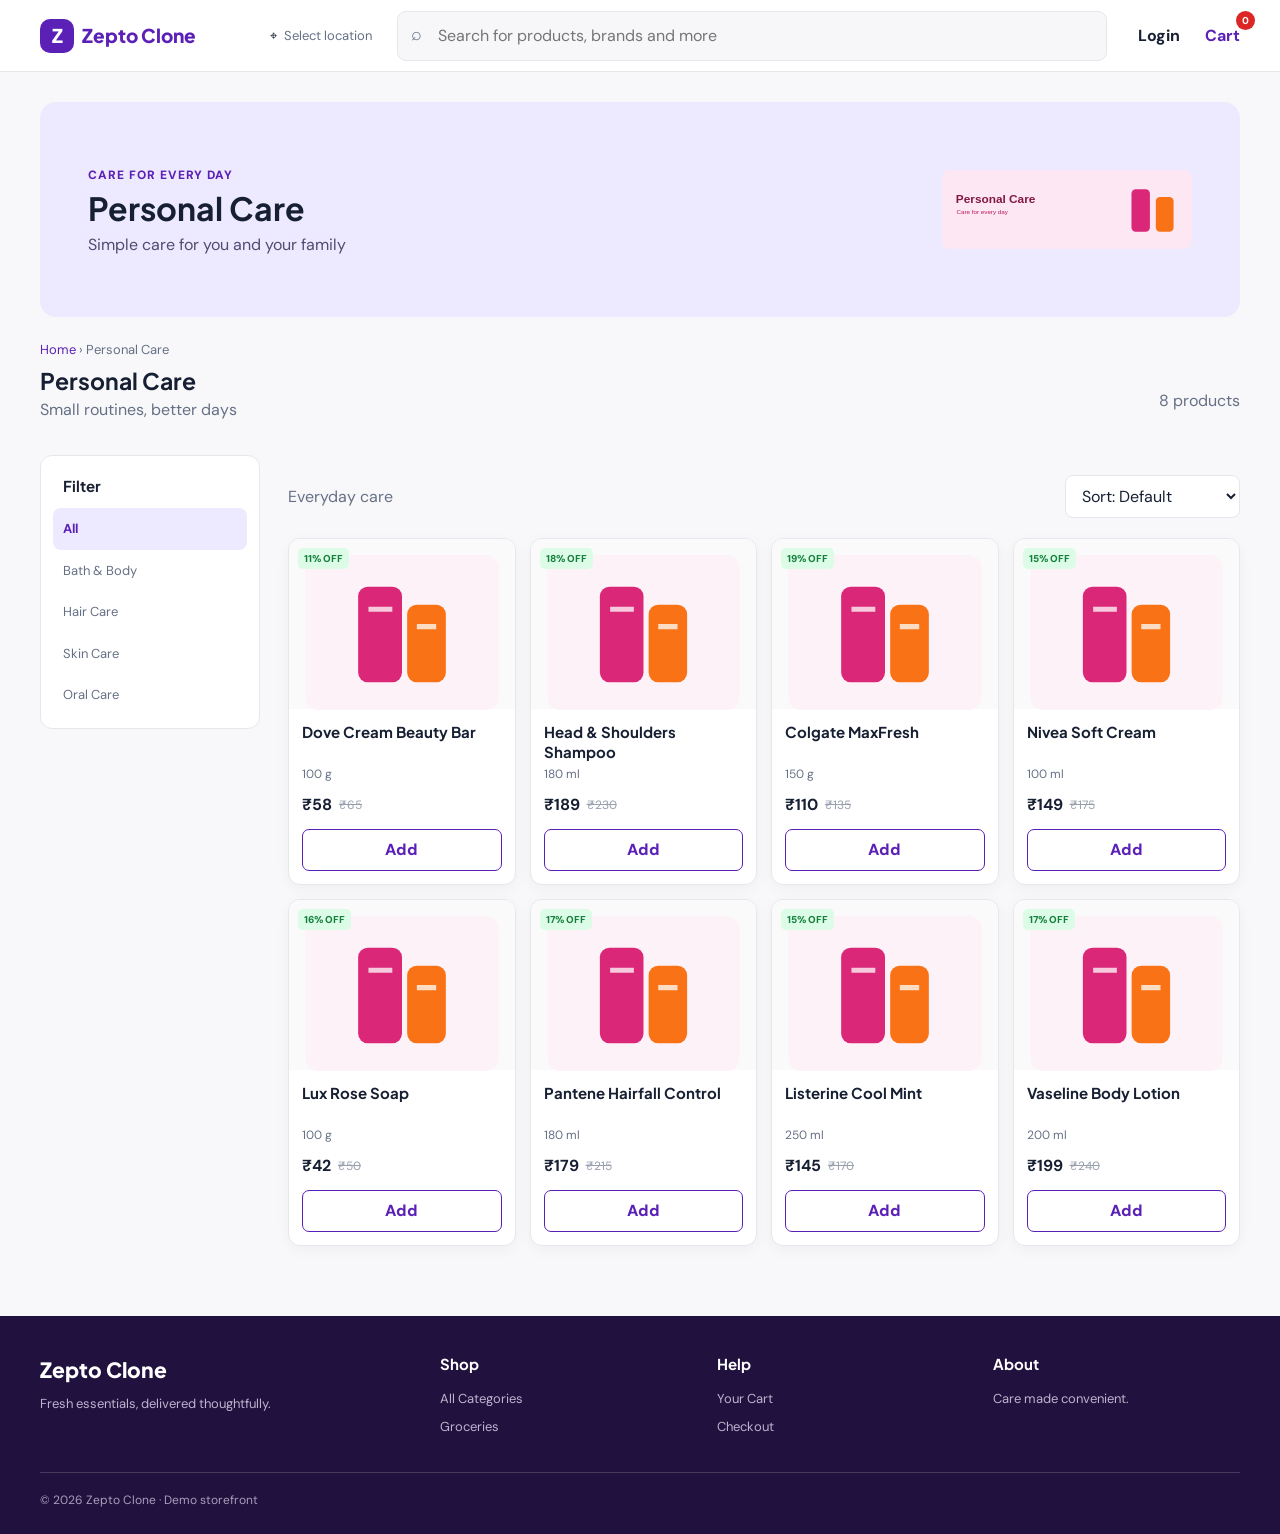
<file: pages/personal-care.html>
<!doctype html><html lang="en"><head><meta charset="utf-8"><meta name="viewport" content="width=device-width,initial-scale=1"><title>Personal Care | Zepto Clone</title><link rel="stylesheet" href="../css/style.css"><link rel="stylesheet" href="../css/navbar.css"><link rel="stylesheet" href="../css/category.css"><link rel="stylesheet" href="../css/product.css"><link rel="stylesheet" href="../css/responsive.css"></head><body data-asset-prefix="../"><header class="navbar"><div class="container nav-inner"><a class="brand" href="../index.html"><span class="brand-mark">Z</span><span>Zepto Clone</span></a><button class="location-button" data-location-button type="button">⌖ <span data-location-label>Select location</span></button><div class="search-wrap"><span class="search-icon">⌕</span><input data-search-input type="search" placeholder="Search for products, brands and more"></div><div class="nav-actions"><button class="login-button" data-login-button type="button"><span data-login-label>Login</span></button><a class="cart-link" href="cart.html">Cart <span class="cart-count" data-cart-count hidden>0</span></a></div></div></header><main class="container"><div class="section"><div class="page-banner"><div><span class="eyebrow">Care for every day</span><h1>Personal Care</h1><p>Simple care for you and your family</p></div><img src="../assets/banners/personal-care-banner.svg" alt="Personal care products"></div><div class="breadcrumb"><a href="../index.html">Home</a> <span>›</span> Personal Care</div><div class="section-heading"><div><h2>Personal Care</h2><p class="muted">Small routines, better days</p></div><span class="muted" data-result-count>8 products</span></div><div class="category-layout"><aside class="side-panel"><h3>Filter</h3><a class="side-link active" href="personal-care.html">All</a><a class="side-link" href="#">Bath &amp; Body</a><a class="side-link" href="#">Hair Care</a><a class="side-link" href="#">Skin Care</a><a class="side-link" href="#">Oral Care</a></aside><div><div class="listing-toolbar"><span class="muted">Everyday care</span><select class="sort-select" data-sort-select aria-label="Sort products"><option value="default">Sort: Default</option><option value="price-low">Price: Low to High</option><option value="price-high">Price: High to Low</option><option value="name">Name</option><option value="discount">Discount</option></select></div><div class="product-grid" data-product-list data-category="personal-care"></div></div></div></div></main><footer class="footer"><div class="container footer-grid"><div><div class="footer-brand">Zepto Clone</div><p>Fresh essentials, delivered thoughtfully.</p></div><div><h3>Shop</h3><a href="category.html">All Categories</a><a href="grocery.html">Groceries</a></div><div><h3>Help</h3><a href="cart.html">Your Cart</a><a href="address.html">Checkout</a></div><div><h3>About</h3><p>Care made convenient.</p></div></div><div class="container footer-bottom">© 2026 Zepto Clone · Demo storefront</div></footer><script src="../js/products.js"></script><script src="../js/cart.js"></script><script src="../js/search.js"></script><script src="../js/app.js"></script></body></html>
</file>
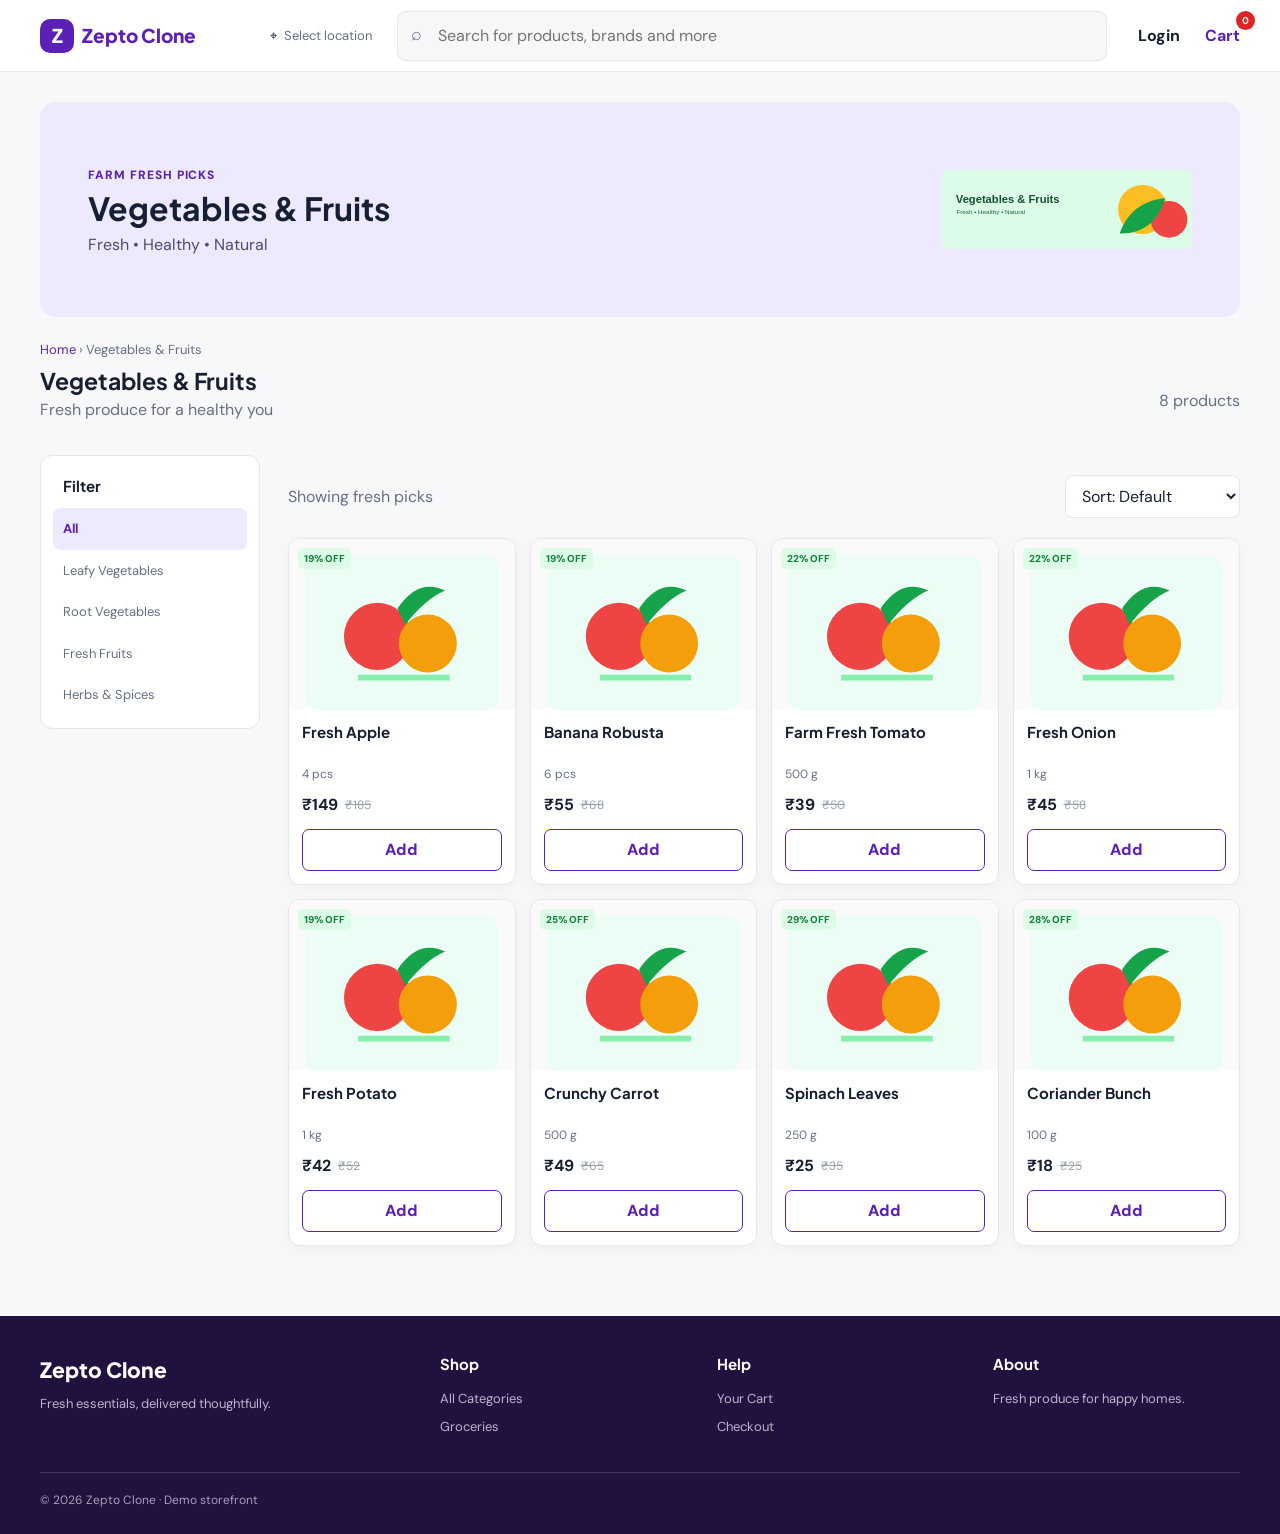
<file: pages/vegetables-fruits.html>
<!doctype html><html lang="en"><head><meta charset="utf-8"><meta name="viewport" content="width=device-width,initial-scale=1"><title>Vegetables & Fruits | Zepto Clone</title><link rel="stylesheet" href="../css/style.css"><link rel="stylesheet" href="../css/navbar.css"><link rel="stylesheet" href="../css/category.css"><link rel="stylesheet" href="../css/product.css"><link rel="stylesheet" href="../css/responsive.css"></head><body data-asset-prefix="../"><header class="navbar"><div class="container nav-inner"><a class="brand" href="../index.html"><span class="brand-mark">Z</span><span>Zepto Clone</span></a><button class="location-button" data-location-button type="button">⌖ <span data-location-label>Select location</span></button><div class="search-wrap"><span class="search-icon">⌕</span><input data-search-input type="search" placeholder="Search for products, brands and more"></div><div class="nav-actions"><button class="login-button" data-login-button type="button"><span data-login-label>Login</span></button><a class="cart-link" href="cart.html">Cart <span class="cart-count" data-cart-count hidden>0</span></a></div></div></header><main class="container"><div class="section"><div class="page-banner"><div><span class="eyebrow">Farm fresh picks</span><h1>Vegetables &amp; Fruits</h1><p>Fresh • Healthy • Natural</p></div><img src="../assets/banners/fruits-banner.svg" alt="Fresh vegetables and fruits"></div><div class="breadcrumb"><a href="../index.html">Home</a> <span>›</span> Vegetables &amp; Fruits</div><div class="section-heading"><div><h2>Vegetables &amp; Fruits</h2><p class="muted">Fresh produce for a healthy you</p></div><span class="muted" data-result-count>8 products</span></div><div class="category-layout"><aside class="side-panel"><h3>Filter</h3><a class="side-link active" href="vegetables-fruits.html">All</a><a class="side-link" href="#">Leafy Vegetables</a><a class="side-link" href="#">Root Vegetables</a><a class="side-link" href="#">Fresh Fruits</a><a class="side-link" href="#">Herbs &amp; Spices</a></aside><div><div class="listing-toolbar"><span class="muted">Showing fresh picks</span><select class="sort-select" data-sort-select aria-label="Sort products"><option value="default">Sort: Default</option><option value="price-low">Price: Low to High</option><option value="price-high">Price: High to Low</option><option value="name">Name</option><option value="discount">Discount</option></select></div><div class="product-grid" data-product-list data-category="vegetables-fruits"></div></div></div></div></main><footer class="footer"><div class="container footer-grid"><div><div class="footer-brand">Zepto Clone</div><p>Fresh essentials, delivered thoughtfully.</p></div><div><h3>Shop</h3><a href="category.html">All Categories</a><a href="grocery.html">Groceries</a></div><div><h3>Help</h3><a href="cart.html">Your Cart</a><a href="address.html">Checkout</a></div><div><h3>About</h3><p>Fresh produce for happy homes.</p></div></div><div class="container footer-bottom">© 2026 Zepto Clone · Demo storefront</div></footer><script src="../js/products.js"></script><script src="../js/cart.js"></script><script src="../js/search.js"></script><script src="../js/app.js"></script></body></html>
</file>
<file: css/style.css>
@import url('https://fonts.googleapis.com/css2?family=DM+Sans:wght@400;500;600;700&family=Plus+Jakarta+Sans:wght@600;700;800&display=swap');
:root { --purple:#5B21B6; --purple-dark:#42158F; --lavender:#EDE9FE; --bg:#F8F8FA; --white:#fff; --text:#172033; --muted:#667085; --border:#E5E7EB; --success:#16A34A; --danger:#DC2626; --shadow:0 8px 24px rgba(23,32,51,.07); --radius:14px; }
* { box-sizing:border-box; } body { margin:0; background:var(--bg); color:var(--text); font-family:'DM Sans',sans-serif; line-height:1.5; } a { color:inherit; text-decoration:none; } button, input, select { font:inherit; } button { cursor:pointer; } img { max-width:100%; display:block; } .container { width:min(1200px,calc(100% - 40px)); margin:auto; }
.section { padding:30px 0; } .section-heading { display:flex; align-items:center; justify-content:space-between; gap:16px; margin-bottom:17px; } h1,h2,h3,p { margin-top:0; } h1,h2,h3 { font-family:'Plus Jakarta Sans',sans-serif; } h1 { font-size:34px; line-height:1.1; } h2 { font-size:23px; margin-bottom:0; } h3 { font-size:15px; line-height:1.35; } .muted { color:var(--muted); } .view-all { color:var(--purple); font-size:14px; font-weight:700; } .button { display:inline-flex; align-items:center; justify-content:center; border:0; border-radius:9px; padding:11px 18px; background:var(--purple); color:white; font-weight:700; transition:.2s ease; } .button:hover { background:var(--purple-dark); transform:translateY(-1px); } .button.secondary { background:var(--lavender); color:var(--purple); } .eyebrow { color:var(--purple); font-size:12px; font-weight:800; letter-spacing:.08em; text-transform:uppercase; }
.hero { overflow:hidden; border-radius:18px; background:var(--lavender); min-height:330px; display:grid; grid-template-columns:1fr 1fr; align-items:center; padding:35px 55px; position:relative; } .hero h1 { font-size:42px; max-width:400px; margin:8px 0 14px; } .hero p { color:#514b70; max-width:430px; } .hero-visual { height:270px; display:grid; place-items:center; } .hero-visual img { width:min(100%,390px); max-height:275px; object-fit:contain; }
.benefit-grid { display:grid; grid-template-columns:repeat(4,1fr); gap:13px; } .benefit { background:white; border:1px solid var(--border); border-radius:12px; padding:16px; display:flex; align-items:center; gap:12px; box-shadow:var(--shadow); } .benefit-icon { width:38px; height:38px; display:grid; place-items:center; border-radius:10px; background:var(--lavender); color:var(--purple); font-size:20px; } .benefit strong { display:block; font-size:14px; } .benefit span { color:var(--muted); font-size:12px; }
.category-grid { display:grid; grid-template-columns:repeat(4,1fr); gap:15px; } .category-card { background:white; border:1px solid var(--border); border-radius:var(--radius); padding:14px; box-shadow:var(--shadow); transition:.2s; } .category-card:hover { border-color:#c4b5fd; transform:translateY(-2px); } .category-card img { width:100%; aspect-ratio:1.7; object-fit:contain; background:#fafafa; border-radius:10px; margin-bottom:12px; } .category-card h3 { margin-bottom:4px; } .category-card p { color:var(--muted); font-size:12px; margin:0; }
.deal-banner { border-radius:16px; padding:25px 35px; background:#f3edff; display:flex; align-items:center; justify-content:space-between; overflow:hidden; } .deal-banner img { width:190px; height:100px; object-fit:contain; } .deal-banner h2 { margin:6px 0; } .deal-banner p { color:var(--muted); margin:0 0 14px; } .footer { margin-top:40px; padding:38px 0 25px; background:#21113e; color:#e9e4f3; } .footer-grid { display:grid; grid-template-columns:1.5fr repeat(3,1fr); gap:30px; } .footer h3 { color:white; } .footer a,.footer p { color:#bdb3ce; font-size:13px; display:block; margin:8px 0; } .footer-brand { font-family:'Plus Jakarta Sans'; font-size:21px; font-weight:800; color:white; } .footer-bottom { border-top:1px solid #49375e; margin-top:28px; padding-top:18px; color:#a99dbb; font-size:12px; }
.toast { position:fixed; z-index:10; right:20px; bottom:20px; padding:12px 16px; color:white; background:#172033; border-radius:8px; box-shadow:var(--shadow); transform:translateY(20px); opacity:0; pointer-events:none; transition:.2s; } .toast.show { opacity:1; transform:translateY(0); } .empty-state { text-align:center; padding:50px 20px; color:var(--muted); } .empty-state span { font-size:40px; } .empty-state h3 { color:var(--text); margin:10px 0 4px; }
</file>
<file: css/navbar.css>
.navbar { height:72px; background:var(--white); border-bottom:1px solid var(--border); position:sticky; top:0; z-index:5; } .nav-inner { height:100%; display:flex; align-items:center; gap:25px; } .brand { display:flex; align-items:center; gap:8px; min-width:205px; color:var(--purple); font-family:'Plus Jakarta Sans'; font-size:19px; font-weight:800; } .brand-mark { width:34px; height:34px; border-radius:10px; background:var(--purple); color:white; display:grid; place-items:center; font-size:19px; } .location-button { border:0; background:transparent; color:var(--text); display:flex; align-items:center; gap:7px; padding:8px 0; white-space:nowrap; font-size:13px; } .location-button span { color:var(--muted); max-width:120px; overflow:hidden; text-overflow:ellipsis; } .search-wrap { flex:1; position:relative; } .search-wrap input { width:100%; border:1px solid var(--border); background:#f7f7f9; border-radius:9px; padding:12px 16px 12px 40px; outline:0; } .search-wrap input:focus { border-color:#a78bfa; box-shadow:0 0 0 3px #ede9fe; } .search-icon { position:absolute; left:14px; top:10px; color:var(--muted); font-size:18px; } .nav-actions { display:flex; align-items:center; gap:19px; } .login-button { border:0; background:none; font-weight:700; color:var(--text); white-space:nowrap; } .cart-link { color:var(--purple); font-weight:700; position:relative; white-space:nowrap; } .cart-count { position:absolute; top:-13px; right:-15px; min-width:19px; height:19px; padding:0 4px; border-radius:20px; display:grid; place-items:center; background:var(--danger); color:white; font-size:10px; }
</file>
<file: css/product.css>
.product-grid { display:grid; grid-template-columns:repeat(4,1fr); gap:14px; } .product-card { background:white; border:1px solid var(--border); border-radius:12px; overflow:hidden; min-width:0; box-shadow:0 4px 15px rgba(23,32,51,.04); } .product-image { height:170px; position:relative; background:#fafafa; display:grid; place-items:center; padding:16px; } .product-image img { width:100%; height:100%; object-fit:contain; } .discount-tag { position:absolute; left:9px; top:9px; border-radius:5px; padding:3px 6px; background:#dcfce7; color:#15803d; font-size:10px; font-weight:800; } .product-card-body { padding:13px; } .product-card h3 { height:40px; margin:0 0 3px; overflow:hidden; } .product-weight { color:var(--muted); font-size:12px; margin:0 0 10px; } .product-price { display:flex; align-items:center; gap:7px; margin-bottom:12px; } .product-price strong { font-size:16px; } .product-price del { color:#98a0ad; font-size:12px; } .add-to-cart { width:100%; border:1px solid var(--purple); background:white; color:var(--purple); border-radius:7px; padding:8px; font-weight:800; } .add-to-cart:hover { background:var(--purple); color:white; } .listing-toolbar { display:flex; align-items:center; justify-content:space-between; gap:14px; margin:20px 0; } .sort-select { border:1px solid var(--border); background:white; border-radius:8px; padding:9px 12px; color:var(--text); }
</file>
<file: css/responsive.css>
@media (max-width:900px) { .nav-inner { gap:13px; } .brand { min-width:auto; } .brand span { display:none; } .location-button { display:none; } .product-grid { grid-template-columns:repeat(3,1fr); } .benefit-grid { grid-template-columns:repeat(2,1fr); } .category-layout { grid-template-columns:180px 1fr; gap:18px; } }
@media (max-width:640px) { .container { width:min(100% - 24px,540px); } .section { padding:23px 0; } .navbar { height:auto; padding:10px 0; } .nav-inner { flex-wrap:wrap; gap:10px; } .brand { order:1; } .nav-actions { order:2; margin-left:auto; gap:12px; } .search-wrap { order:3; flex-basis:100%; } .hero { min-height:0; grid-template-columns:1fr; padding:26px 22px 0; } .hero h1 { font-size:32px; } .hero-visual { height:175px; } .hero-visual img { max-height:190px; } h2 { font-size:20px; } .benefit-grid,.category-grid,.promise-grid { grid-template-columns:repeat(2,1fr); gap:10px; } .benefit { padding:12px; } .benefit-icon { width:32px; height:32px; font-size:16px; } .benefit strong { font-size:12px; } .benefit span { font-size:11px; } .product-grid { grid-template-columns:repeat(2,1fr); gap:10px; } .product-image { height:135px; padding:10px; } .product-card-body { padding:10px; } .product-card h3 { font-size:13px; height:36px; } .product-price { display:block; } .product-price del { margin-left:4px; } .page-banner { min-height:150px; padding:22px; } .page-banner h1 { font-size:25px; } .page-banner img { width:135px; height:110px; } .category-layout { grid-template-columns:1fr; } .side-panel { position:static; display:flex; overflow-x:auto; gap:4px; padding:7px; } .side-panel h3 { display:none; } .side-link { white-space:nowrap; padding:9px; } .listing-toolbar { align-items:flex-start; flex-direction:column; } .cart-layout { grid-template-columns:1fr; } .cart-item { grid-template-columns:58px 1fr auto; gap:9px; } .cart-item img { width:58px; height:58px; } .cart-item .quantity-control { grid-column:2; justify-self:start; } .cart-item .remove-item { grid-column:3; grid-row:1; } .form-grid { grid-template-columns:1fr; } .form-field.full { grid-column:auto; } .checkout-actions { flex-direction:column-reverse; } .checkout-actions .button { width:100%; } .footer-grid { grid-template-columns:1fr 1fr; gap:20px; } .footer-grid > :first-child { grid-column:1/-1; } .deal-banner { padding:20px; } .deal-banner img { width:110px; } }
@media (max-width:360px) { .container { width:calc(100% - 18px); } .product-grid { gap:7px; } .product-image { height:120px; } .product-card-body { padding:8px; } .add-to-cart { padding:7px 4px; font-size:12px; } .nav-actions { gap:8px; font-size:12px; } }
</file>
<file: css/cart.css>
.cart-layout { display:grid; grid-template-columns:1.5fr .85fr; gap:24px; align-items:start; } .panel { background:white; border:1px solid var(--border); border-radius:14px; padding:22px; box-shadow:var(--shadow); } .panel-heading { display:flex; justify-content:space-between; align-items:center; margin-bottom:14px; } .panel-heading h2 { font-size:18px; } .cart-item { display:grid; grid-template-columns:74px 1fr auto auto; align-items:center; gap:15px; padding:14px 0; border-bottom:1px solid var(--border); } .cart-item:last-child { border-bottom:0; } .cart-item img { width:74px; height:74px; object-fit:contain; background:#fafafa; border-radius:8px; } .cart-item-info h3 { margin:0 0 4px; } .cart-item-info p { margin:0 0 7px; color:var(--muted); font-size:12px; } .cart-item-info strong { font-size:15px; } .quantity-control { display:flex; align-items:center; gap:10px; border:1px solid var(--border); border-radius:7px; padding:4px 7px; } .quantity-control button { border:0; color:var(--purple); background:none; font-size:18px; line-height:1; } .remove-item { border:0; color:var(--danger); background:none; font-size:12px; } .summary-lines > div { display:flex; justify-content:space-between; padding:9px 0; color:var(--muted); font-size:14px; } .summary-lines strong { color:var(--text); } .summary-total { margin-top:8px; padding-top:16px !important; border-top:1px solid var(--border); color:var(--text) !important; font-size:17px !important; } .summary-lines .summary-total strong { color:var(--purple); font-size:20px; } .delivery-note { margin:17px 0; padding:12px; border-radius:8px; background:#f0fdf4; color:var(--success); font-size:12px; } .checkout-card { max-width:720px; margin:20px auto; } .progress { display:flex; justify-content:center; gap:0; margin:4px auto 30px; } .step { min-width:130px; text-align:center; position:relative; color:#9ca3af; font-size:12px; } .step:before { content:''; display:block; width:30px; height:30px; margin:0 auto 7px; border-radius:50%; background:#f0f0f2; color:#9ca3af; line-height:30px; font-weight:800; } .step:after { content:''; position:absolute; width:100%; height:2px; background:#e5e7eb; top:14px; left:50%; z-index:-1; } .step:last-child:after { display:none; } .step.active { color:var(--purple); font-weight:800; } .step.active:before { content:'1'; background:var(--purple); color:white; } .step:nth-child(2).active:before { content:'2'; } .step:nth-child(3).active:before { content:'3'; } .step.done:before { content:'✓'; background:#dcfce7; color:var(--success); } .form-grid { display:grid; grid-template-columns:1fr 1fr; gap:15px; } .form-field { display:flex; flex-direction:column; gap:6px; } .form-field.full { grid-column:1/-1; } .form-field label { font-size:12px; font-weight:700; } .form-field input,.form-field select { border:1px solid var(--border); border-radius:8px; padding:11px; outline:0; } .form-field input:focus,.form-field select:focus { border-color:#a78bfa; } .checkout-actions { display:flex; justify-content:space-between; gap:12px; margin-top:24px; } .payment-options { display:grid; gap:10px; } .payment-option { display:flex; align-items:center; gap:12px; border:1px solid var(--border); border-radius:10px; padding:15px; cursor:pointer; } .payment-option:has(input:checked) { border-color:var(--purple); background:var(--lavender); } .payment-option input { accent-color:var(--purple); } .modal { position:fixed; inset:0; display:grid; place-items:center; background:rgba(23,32,51,.45); z-index:10; } .modal[hidden] { display:none; } .modal-card { background:white; border-radius:14px; padding:30px; text-align:center; width:min(390px,calc(100% - 40px)); } .modal-card strong { display:block; color:var(--success); font-size:18px; margin-bottom:8px; }
</file>
<file: css/category.css>
.page-banner { min-height:190px; background:var(--lavender); border-radius:16px; padding:30px 48px; display:flex; align-items:center; justify-content:space-between; overflow:hidden; } .page-banner h1 { margin:5px 0 7px; font-size:32px; } .page-banner p { margin:0; color:#514b70; } .page-banner img { width:250px; height:155px; object-fit:contain; } .breadcrumb { padding:23px 0 4px; color:var(--muted); font-size:13px; } .breadcrumb a { color:var(--purple); } .category-layout { display:grid; grid-template-columns:220px 1fr; gap:28px; align-items:start; } .side-panel { background:white; border:1px solid var(--border); border-radius:12px; padding:12px; position:sticky; top:94px; } .side-panel h3 { padding:8px 10px 12px; margin:0; } .side-link { display:flex; align-items:center; gap:9px; padding:11px 10px; border-radius:8px; color:var(--muted); font-size:13px; } .side-link:hover,.side-link.active { background:var(--lavender); color:var(--purple); font-weight:700; } .promise-grid { display:grid; grid-template-columns:repeat(4,1fr); gap:14px; } .promise { background:white; border:1px solid var(--border); padding:18px; border-radius:12px; } .promise strong { display:block; font-size:14px; } .promise span { color:var(--muted); font-size:12px; }
</file>
